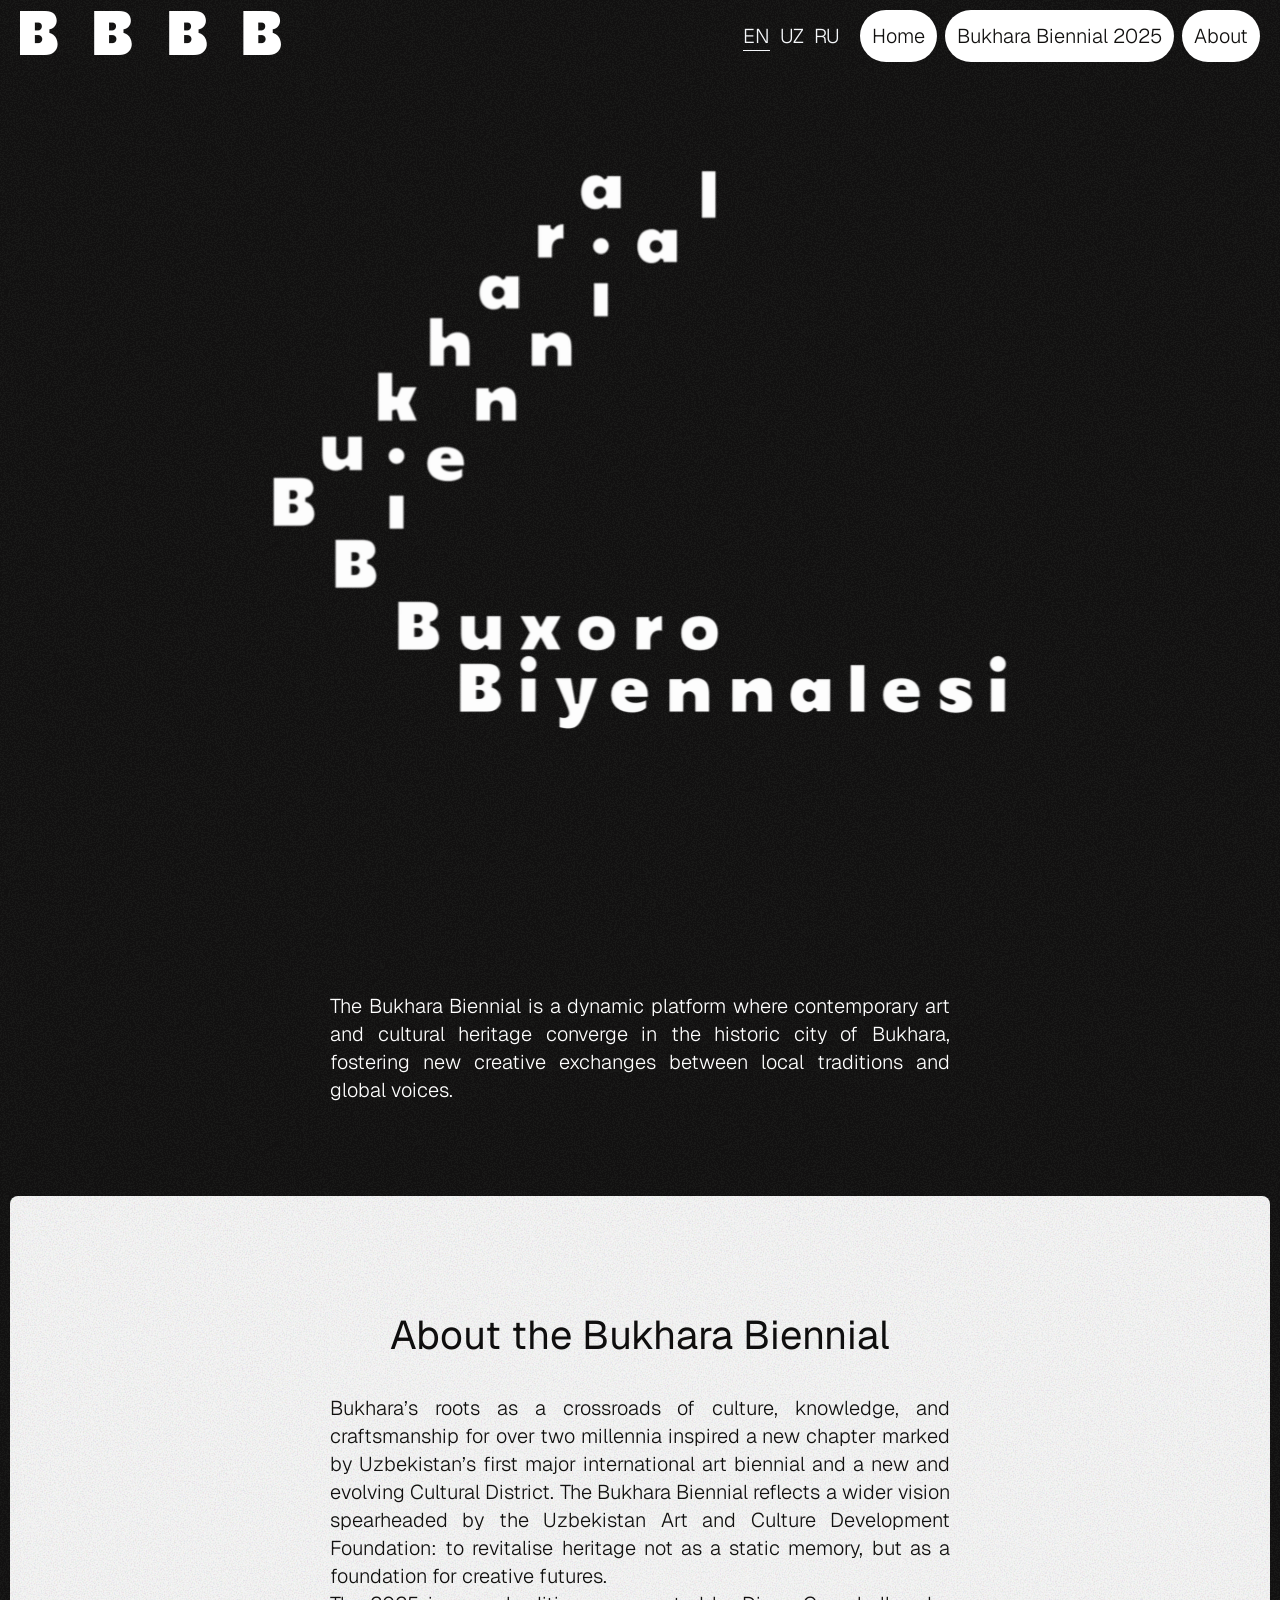
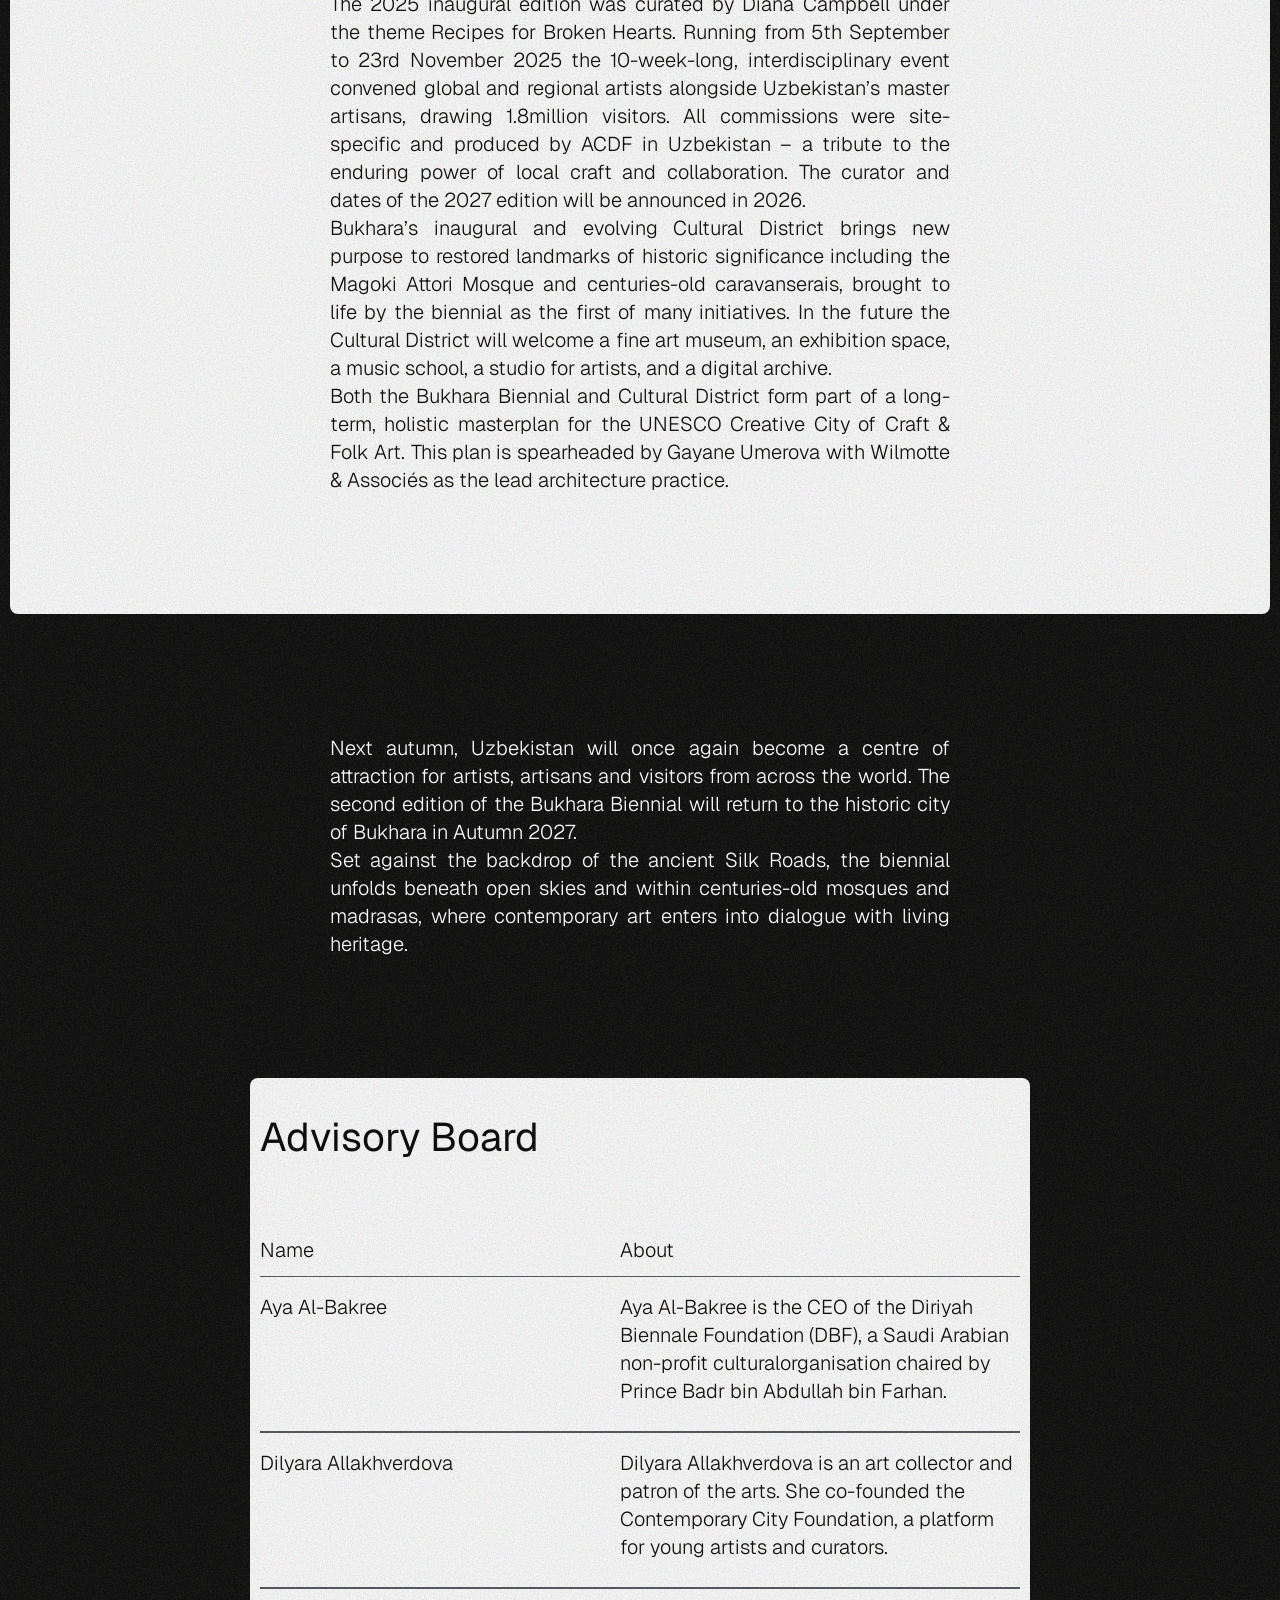
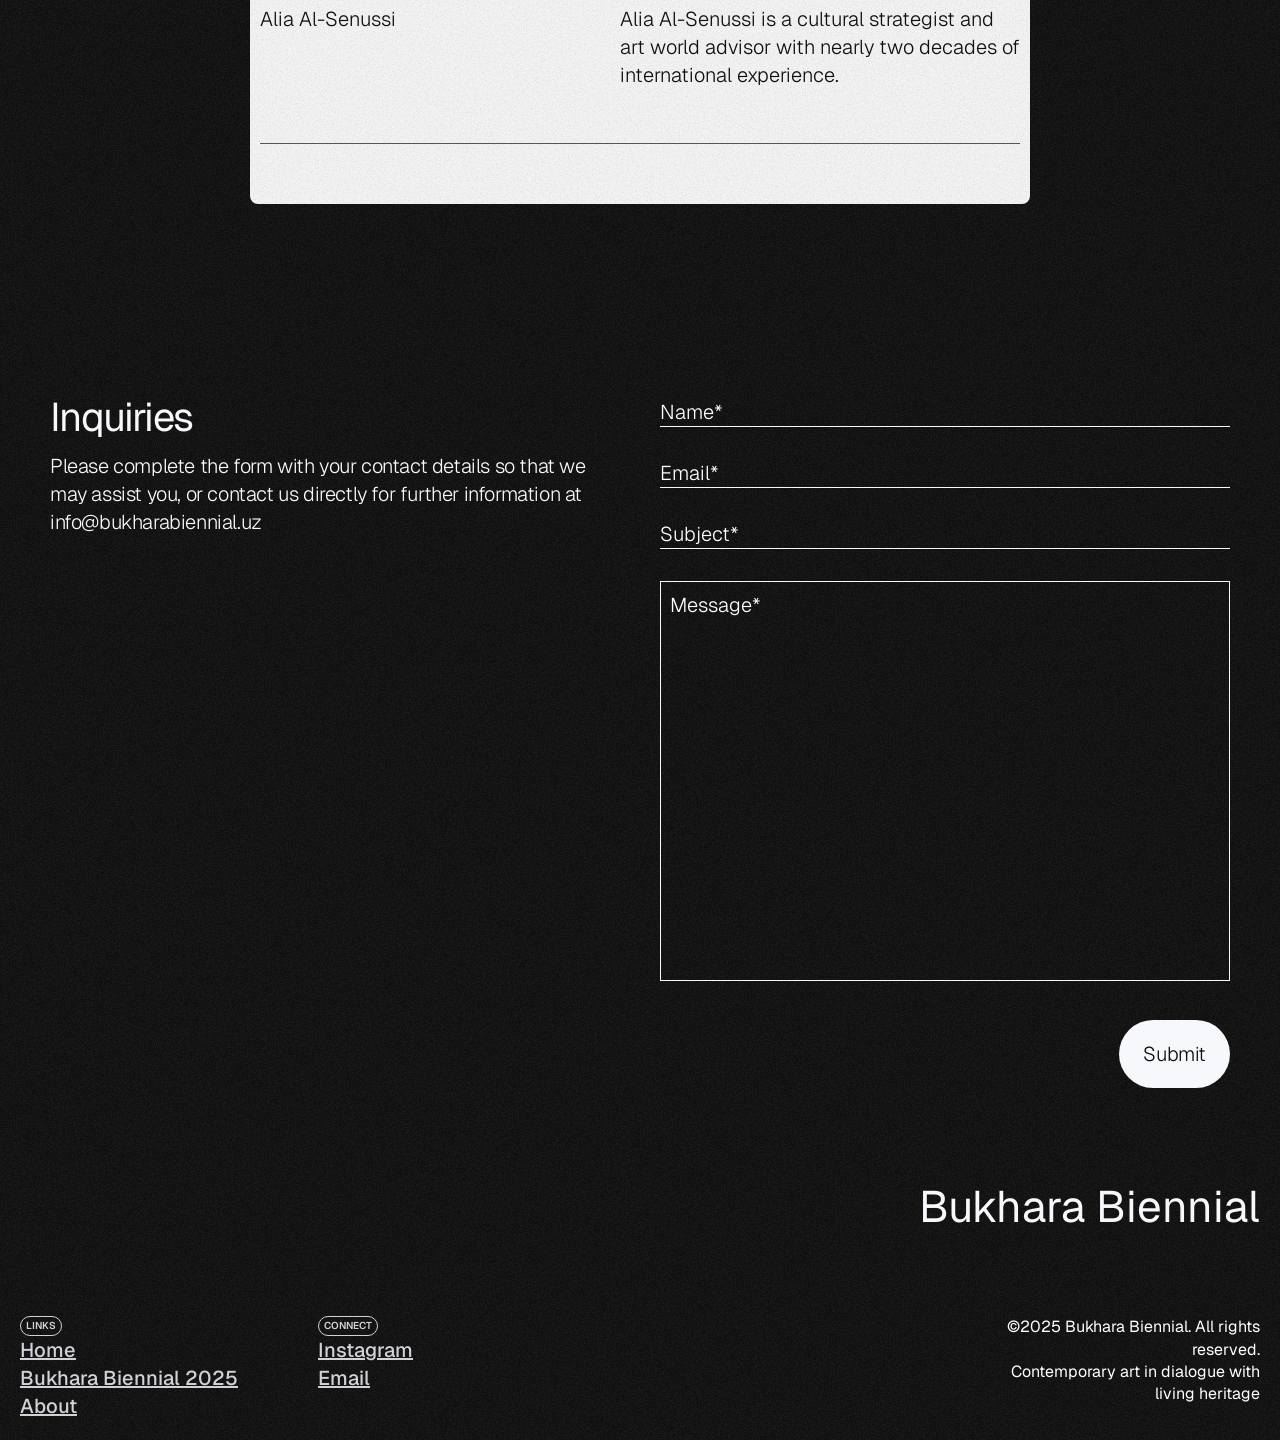
<file: index.html>
<!doctype html>
<html lang="en">
  <head>
    <meta charset="UTF-8" />
    <meta name="viewport" content="width=device-width, initial-scale=1.0" />

    <!-- <link rel="stylesheet" href="./assets/css/fonts.css" />
    <link rel="stylesheet" href="./assets/css/default.css" />
    <link rel="stylesheet" href="./assets/css/header.css" />
    <link rel="stylesheet" href="./assets/css/footer.css" />-->

    <link rel="stylesheet" href="./assets/css/styles.css" />
    <title>BB2026</title>
  </head>
  <body>
    <header class="d-flex page-load-fade delayed">
      <div class="header__logo">
        <a href="/">
          <img src="./assets/images/logo.png" alt="" />
        </a>
      </div>
      <nav>
        <div class="lang-list not-mobile-lang">
          <a class="active" href="#">EN</a>
          <a href="#">UZ</a>
          <a href="#">RU</a>
        </div>
        <ul class="header__nav d-flex">
          <li>
            <a href="/" class="btn">Home</a>
          </li>
          <li class="desktop-only">
            <a href="bb2026.html" class="btn">Bukhara Biennial 2025</a>
          </li>
          <li class="mobile-only">
            <a href="bb2026.html" class="btn">BB 2025</a>
          </li>
          <li>
            <a href="/about.html" class="btn">About</a>
          </li>
        </ul>
        <div class="lang-list mobile-lang">
          <span>EN</span>
          <a href="#">UZ</a>
          <a href="#">RU</a>
        </div>
      </nav>
    </header>

    <main>
      <section class="hero d-flex page-load-fade">
        <img
          src="./assets/images/hero.png"
          alt="Hero Image"
          class="tablet-mobile"
        />
      </section>

      <section class="intro d-flex scroll-animate">
        <p class="tablet-mobile">
          The Bukhara Biennial is a dynamic platform where contemporary art and
          cultural heritage converge in the historic city of Bukhara, fostering
          new creative exchanges between local traditions and global voices.
        </p>
      </section>

      <section class="about_bb d-flex p-120-64 bg-card scroll-animate">
        <h1>About the Bukhara Biennial</h1>
        <p class="tablet-mobile">
          Bukhara’s roots as a crossroads of culture, knowledge, and
          craftsmanship for over two millennia inspired a new chapter marked by
          Uzbekistan’s first major international art biennial and a new and
          evolving Cultural District. The Bukhara Biennial reflects a wider
          vision spearheaded by the Uzbekistan Art and Culture Development
          Foundation: to revitalise heritage not as a static memory, but as a
          foundation for creative futures.<br />
          The 2025 inaugural edition was curated by Diana Campbell under the
          theme Recipes for Broken Hearts. Running from 5th September to 23rd
          November 2025 the 10-week-long, interdisciplinary event convened
          global and regional artists alongside Uzbekistan’s master artisans,
          drawing 1.8million visitors. All commissions were site-specific and
          produced by ACDF in Uzbekistan – a tribute to the enduring power of
          local craft and collaboration. The curator and dates of the 2027
          edition will be announced in 2026.<br />
          Bukhara’s inaugural and evolving Cultural District brings new purpose
          to restored landmarks of historic significance including the Magoki
          Attori Mosque and centuries-old caravanserais, brought to life by the
          biennial as the first of many initiatives. In the future the Cultural
          District will welcome a fine art museum, an exhibition space, a music
          school, a studio for artists, and a digital archive.<br />
          Both the Bukhara Biennial and Cultural District form part of a
          long-term, holistic masterplan for the UNESCO Creative City of Craft &
          Folk Art. This plan is spearheaded by Gayane Umerova with Wilmotte &
          Associés as the lead architecture practice.
        </p>
      </section>

      <section class="future d-flex p-120-64 scroll-animate">
        <p class="tablet-mobile">
          Next autumn, Uzbekistan will once again become a centre of attraction
          for artists, artisans and visitors from across the world. The second
          edition of the Bukhara Biennial will return to the historic city of
          Bukhara in Autumn 2027.<br />
          Set against the backdrop of the ancient Silk Roads, the biennial
          unfolds beneath open skies and within centuries-old mosques and
          madrasas, where contemporary art enters into dialogue with living
          heritage.
        </p>
      </section>

      <section class="advisory bg-card scroll-animate">
        <h2>Advisory Board</h2>
        <div class="advisory-list">
          <div class="labels">
            <p>Name</p>
            <p>About</p>
          </div>
          <article data-url="about.html">
            <p class="name">Aya Al-Bakree</p>
            <p class="about">
              Aya Al-Bakree is the CEO of the Diriyah Biennale Foundation (DBF),
              a Saudi Arabian non-profit culturalorganisation chaired by Prince
              Badr bin Abdullah bin Farhan.
            </p>
            <div class="article__img">
              <img
                src="./assets/images/Aya-Al-Bakree.png"
                alt="Aya Al-Bakree"
              />
            </div>
          </article>
          <article data-url="about.html">
            <p class="name">Dilyara Allakhverdova</p>
            <p class="about">
              Dilyara Allakhverdova is an art collector and patron of the arts.
              She co-founded the Contemporary City Foundation, a platform for
              young artists and curators.
            </p>
            <div class="article__img">
              <img
                src="./assets/images/Dilyara-Allakhverdova.png"
                alt="Dilyara Allakhverdova"
              />
            </div>
          </article>
          <article data-url="about.html">
            <p class="name">Alia Al-Senussi</p>
            <p class="about">
              Alia Al-Senussi is a cultural strategist and art world advisor
              with nearly two decades of international experience.
            </p>
            <div class="article__img">
              <img
                src="./assets/images/Alia-Al-Senussi.png"
                alt="Alia Al-Senussi"
              />
            </div>
          </article>
        </div>
      </section>

      <section class="advisory-view-all scroll-animate">
        <a class="italic" href="/about.html">View all</a>
      </section>

      <!-- <section class="subscribe scroll-animate">
        <img alt="" src="./assets/images/subscribe.png" class="bg__letter" />

        <div class="content">
          <div>
            <h2 class="italic">Get in touch</h2>
            <p>Questions about the Bukhara Biennial?</p>
          </div>
          <button onclick="goTo('#')" class="btn">Contact us</button>
        </div>
      </section> -->

      <section class="contact-us">

        <div class="contact-content">
          <h2>Inquiries</h2>
          <p>
            Please complete the form with your contact details so that we may assist you, or contact us directly for further information at <a href="mailto:info@bukharabiennial.uz">info@bukharabiennial.uz</a>
          </p>
        </div>
        <div class="contact-form">
          <form action="">
            <p>
              <input placeholder=" " class="form__input" type="text" name="name" id="name">
              <label for="name">Name*</label>
            </p>
            <p>
              <input placeholder=" " class="form__input" type="text" name="email" id="email">
              <label for="email">Email*</label>
            </p>
            <p>
              <input placeholder=" " class="form__input" type="text" name="subject" id="subject">
              <label for="subject">Subject*</label>
            </p>
            <p>
              <textarea placeholder=" " class="form__input" name="message" id="message"></textarea>
              <label for="message">Message*</label>
            </p>
            <p class="btn">
              <button>Submit</button>
            </p>
          </form>
        </div>

      </section>
    </main>

    <footer>
      <div class="footer__logo">
        <h2>Bukhara Biennial</h2>
      </div>
      <div class="footer__content">
        <div class="socials d-flex">
          <div class="links">
            <span class="tag"> Links </span>
            <a href="/">Home</a>
            <a href="/bb2026.html">Bukhara Biennial 2025</a>
            <a href="/about.html">About</a>
          </div>
          <div class="connect">
            <span class="tag"> Connect </span>
            <a href="https://www.instagram.com/bukhara.biennial/" target="_blank">Instagram</a>
            <a href="mailto:info@bukhara.biennial">Email</a>
          </div>
        </div>
        <div class="copywrite">
          <p>©2025 Bukhara Biennial. All rights reserved.</p>
          <p>Contemporary art in dialogue with living heritage</p>
        </div>
      </div>
    </footer>

    <script src="./assets/js/scripts.js"></script>
  </body>
</html>
</file>
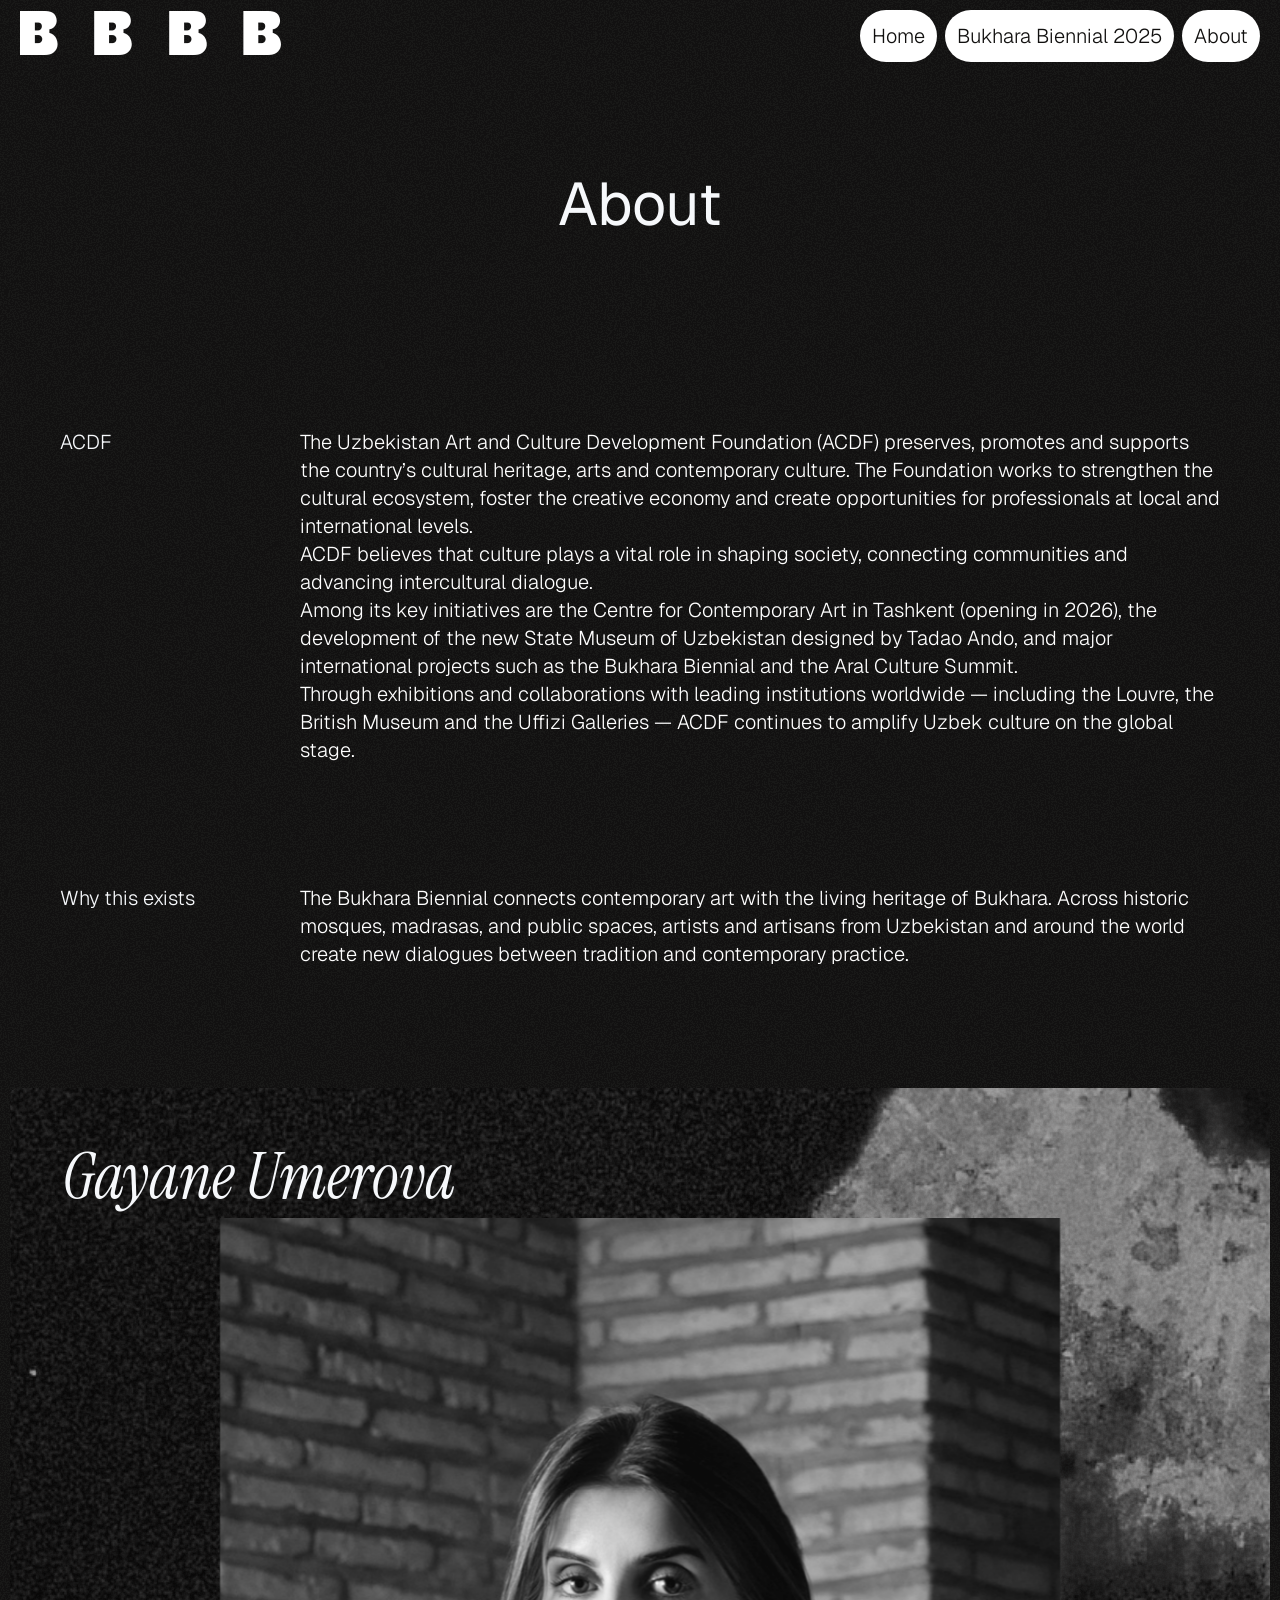
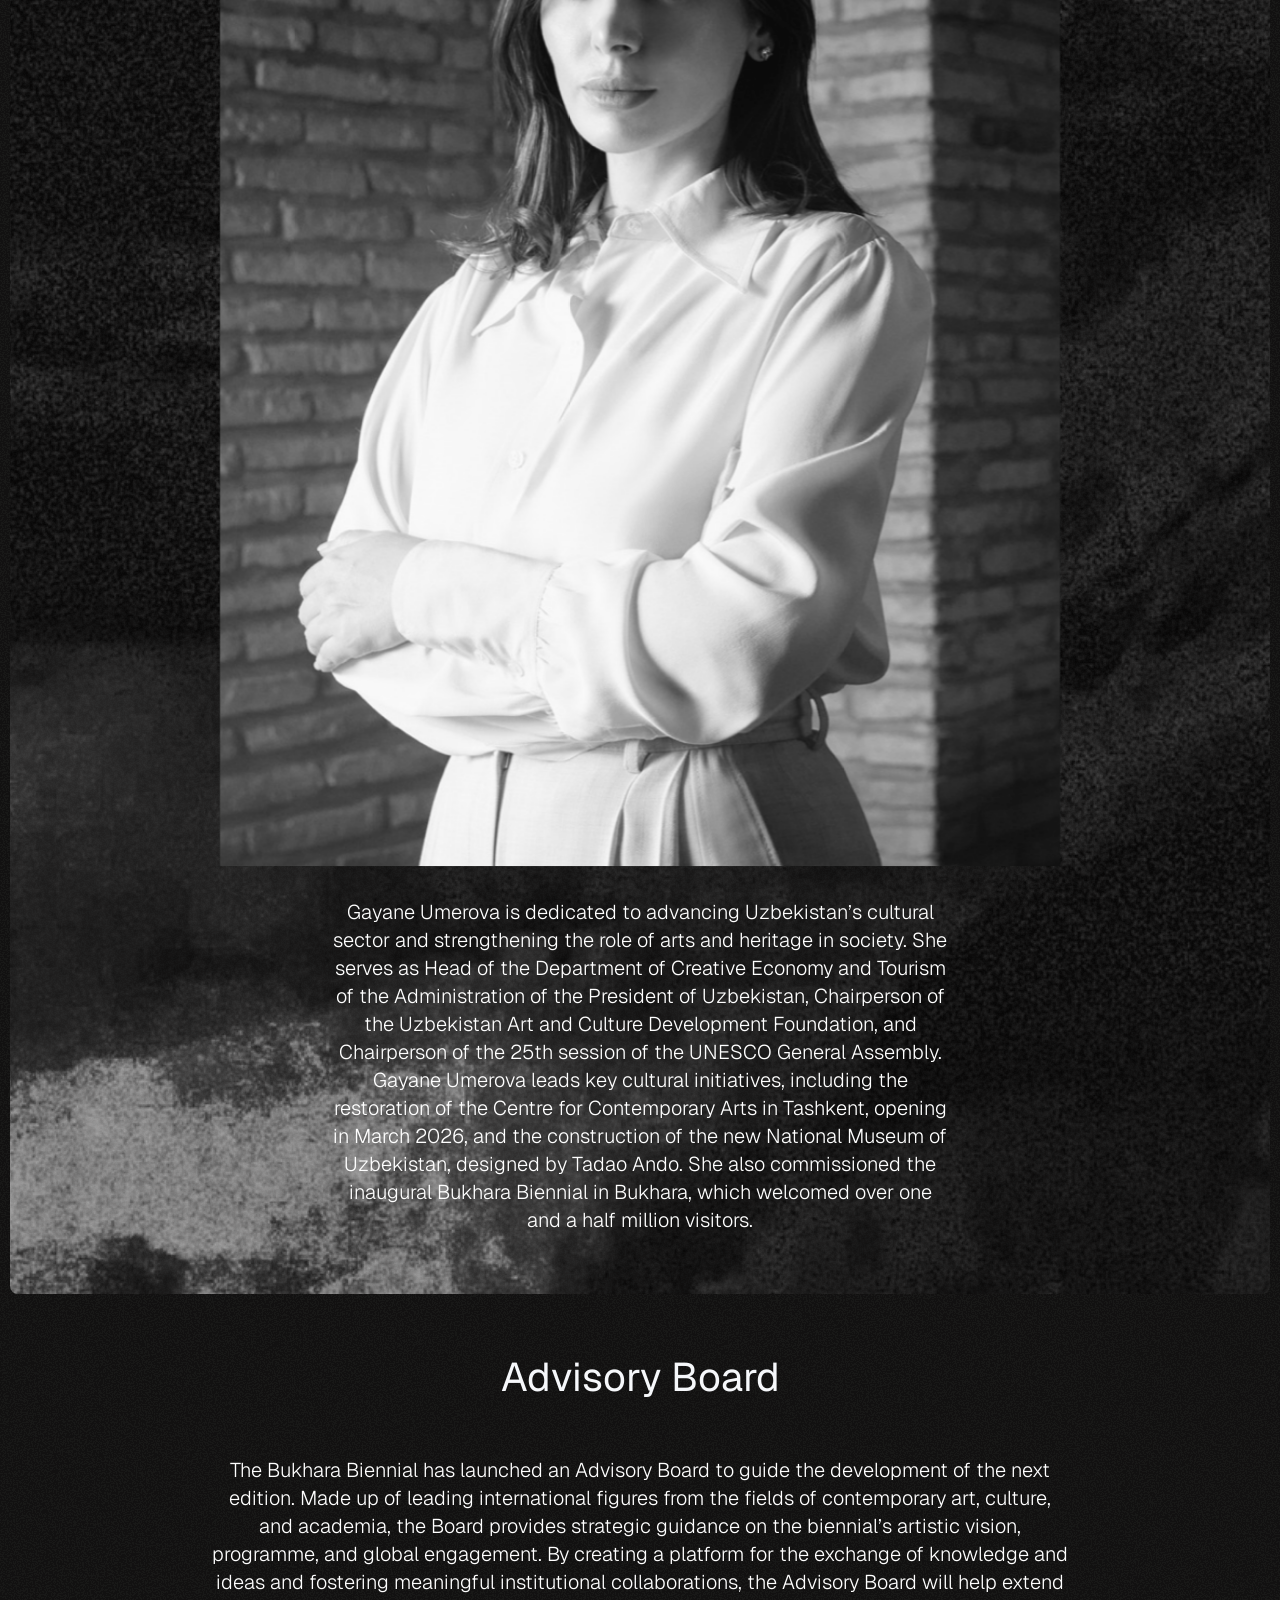
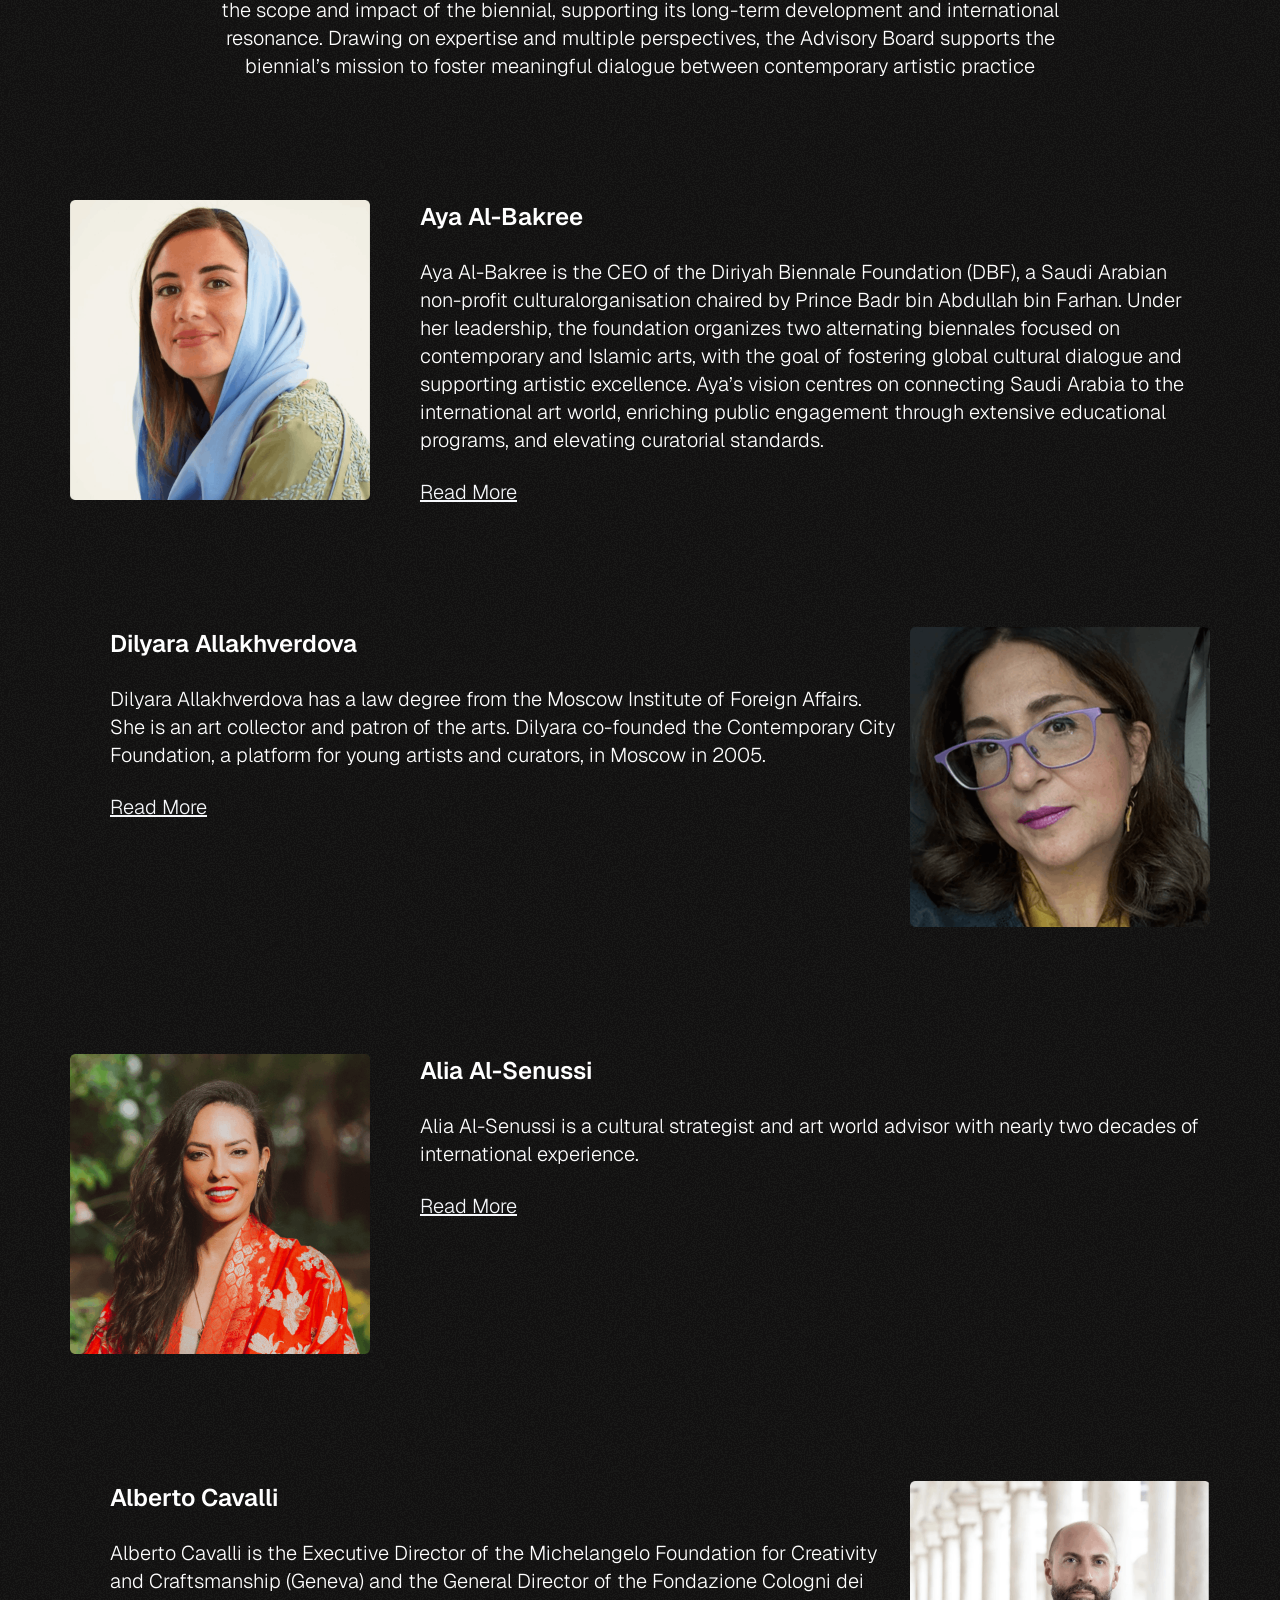
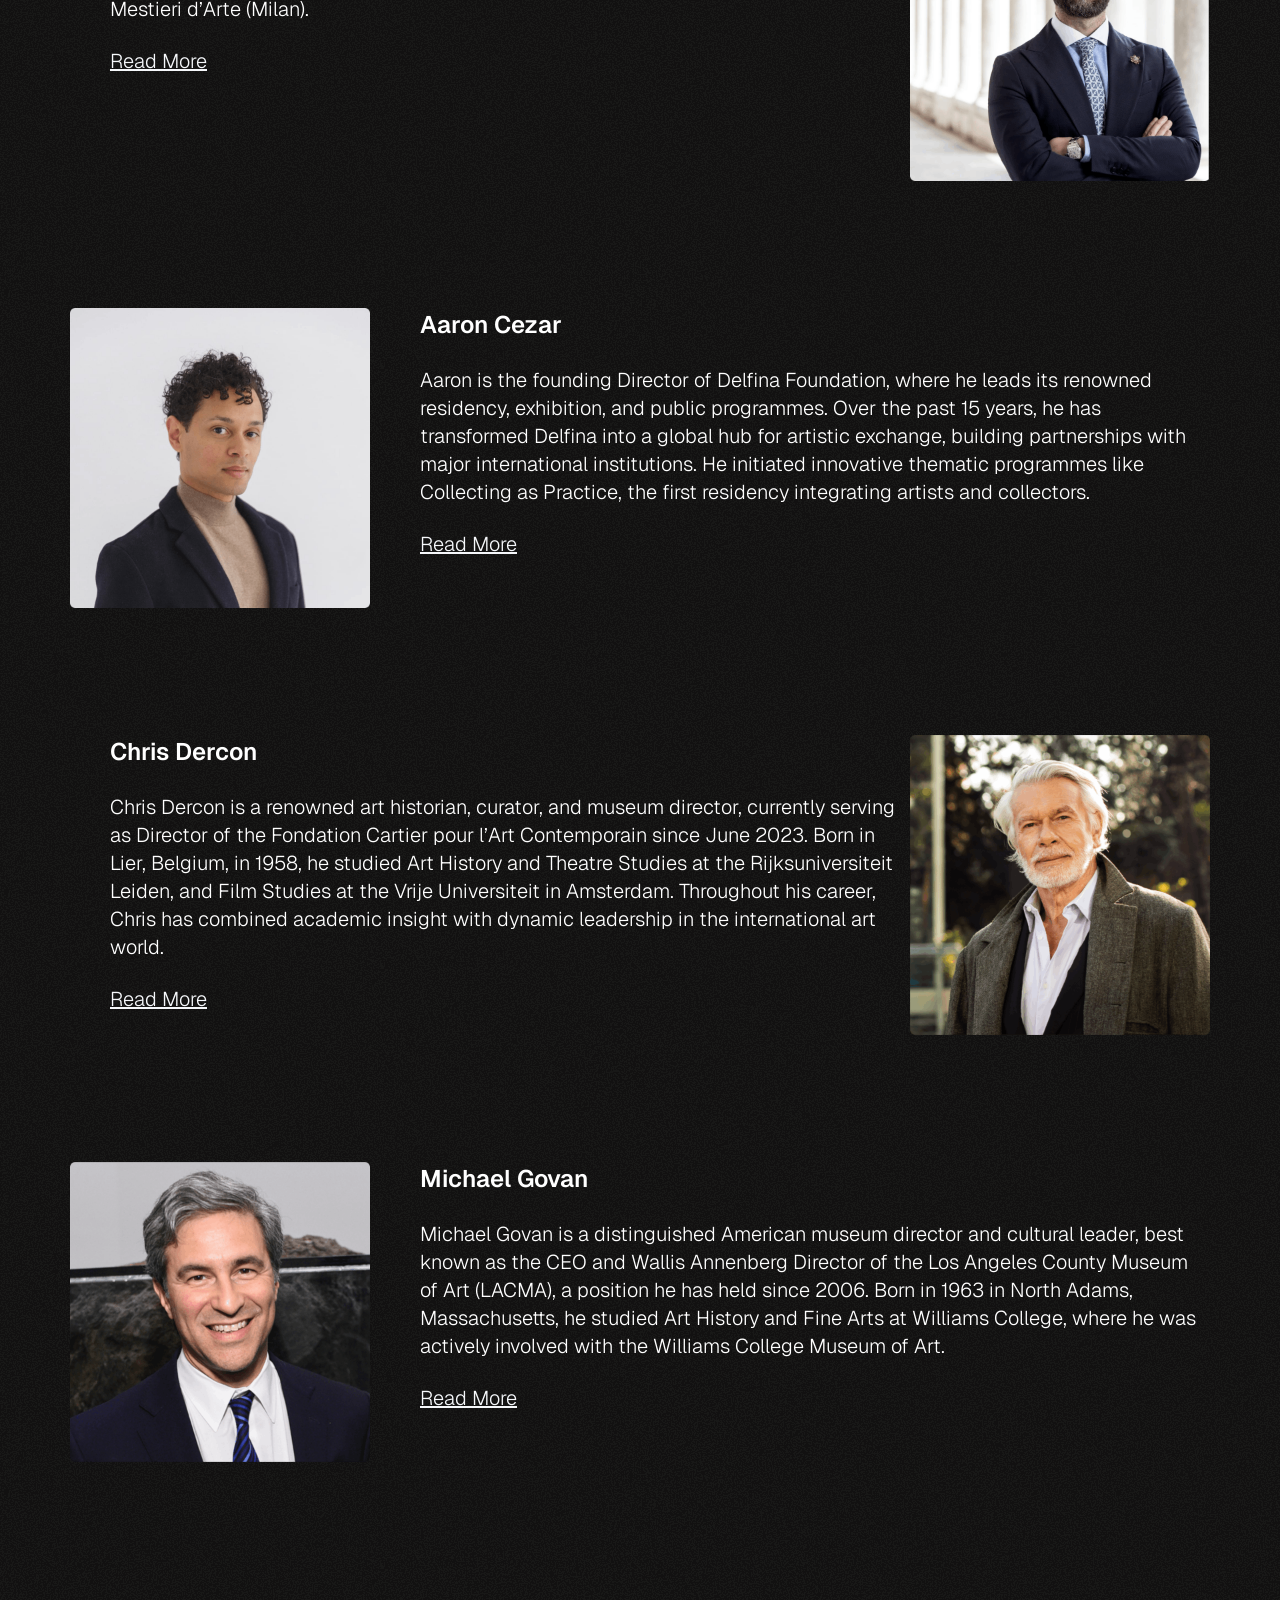
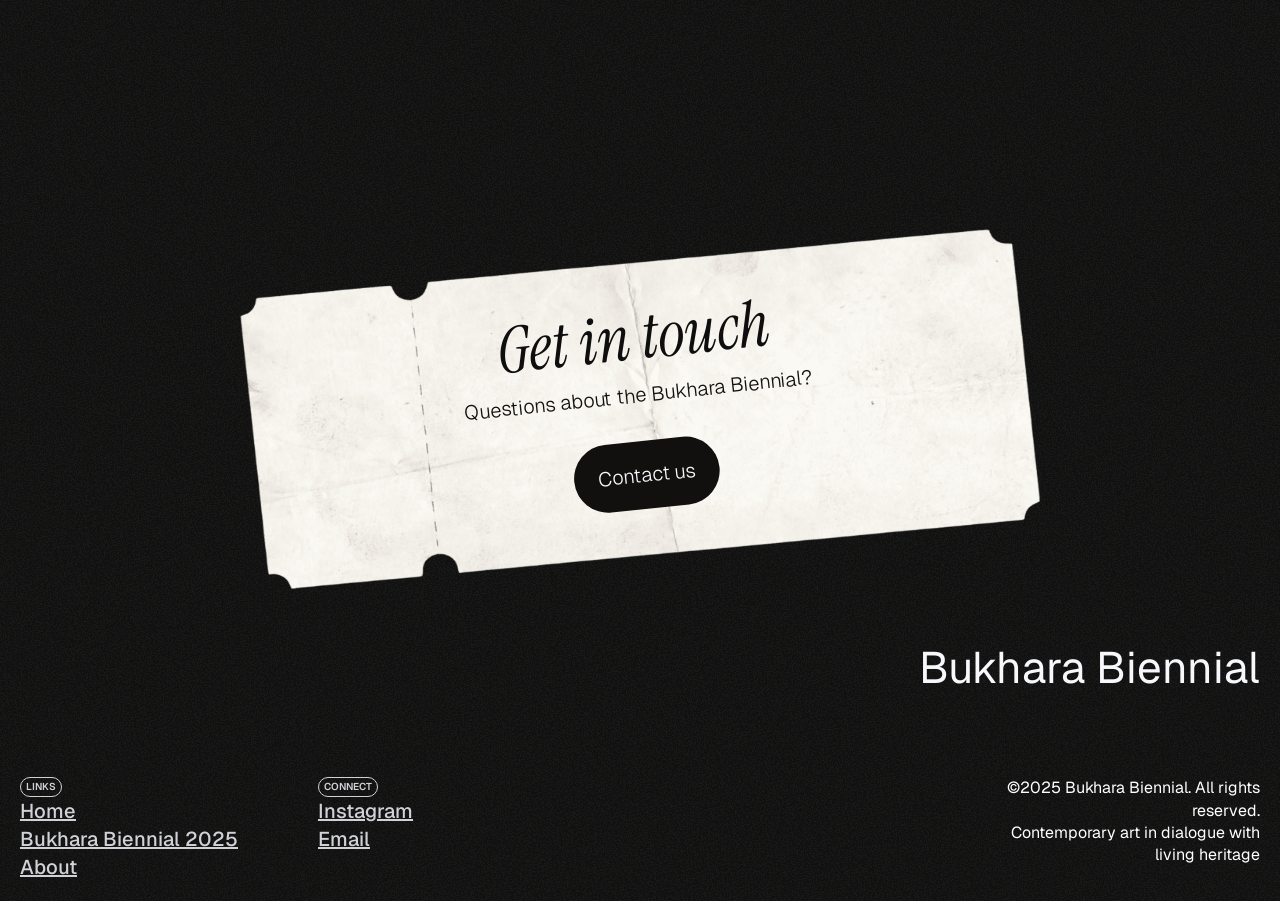
<file: about.html>
<!doctype html>
<html lang="en">
  <head>
    <meta charset="UTF-8" />
    <meta name="viewport" content="width=device-width, initial-scale=1.0" />
    
    <!-- <link rel="stylesheet" href="./assets/css/fonts.css" />
    <link rel="stylesheet" href="./assets/css/default.css" />
    <link rel="stylesheet" href="./assets/css/about.css" />
    <link rel="stylesheet" href="./assets/css/header.css" />
    <link rel="stylesheet" href="./assets/css/footer.css" /> -->

    <link rel="stylesheet" href="./assets/css/styles.css">
    
    <title>BB2026</title>
  </head>
  <body>
    <header class="d-flex page-load-fade delayed">
      <div class="header__logo">
        <a href="/">
          <img src="./assets/images/logo.png" alt="" />
        </a>
      </div>
      <nav>
        <ul class="header__nav d-flex">
          <li>
            <a href="/" class="btn">Home</a>
          </li>
          <li class="desktop-only">
            <a href="/bb2026.html" class="btn">Bukhara Biennial 2025</a>
          </li>
          <li class="mobile-only">
            <a href="/bb2026.html" class="btn">BB 2025</a>
          </li>
          <li>
            <a href="/about.html" class="btn">About</a>
          </li>
        </ul>
      </nav>
    </header>

    <main>
      <div class="container">
        <h1>About</h1>
        <section class="about delayed">
          <div class="about__section">
            <h2>ACDF</h2>
            <p>
              The Uzbekistan Art and Culture Development Foundation (ACDF)
              preserves, promotes and supports the country’s cultural heritage,
              arts and contemporary culture. The Foundation works to strengthen
              the cultural ecosystem, foster the creative economy and create
              opportunities for professionals at local and international levels.
              <br />
              ACDF believes that culture plays a vital role in shaping society,
              connecting communities and advancing intercultural dialogue.
              <br />
              Among its key initiatives are the Centre for Contemporary Art in
              Tashkent (opening in 2026), the development of the new State
              Museum of Uzbekistan designed by Tadao Ando, and major
              international projects such as the Bukhara Biennial and the Aral
              Culture Summit.
              <br />
              Through exhibitions and collaborations with leading institutions
              worldwide — including the Louvre, the British Museum and the
              Uffizi Galleries — ACDF continues to amplify Uzbek culture on the
              global stage.
            </p>
          </div>
          <div class="about__section">
            <h2>Why this exists</h2>
            <p>
              The Bukhara Biennial connects contemporary art with the living
              heritage of Bukhara. Across historic mosques, madrasas, and public
              spaces, artists and artisans from Uzbekistan and around the world
              create new dialogues between tradition and contemporary practice.
            </p>
          </div>
        </section>
      </div>

      <section class="album scroll-animate">
        <div class="album__bg">
          <img
            src="./assets/images/about/album_bg.jpg"
            alt="Album Background"
          />
        </div>
        <div class="album__hero">
          <h2>Gayane Umerova</h2>
          <div class="album__content">
            <div class="hero__img album__img__delayed">
              <img src="./assets/images/about/hero.png" alt="Gayane Umerova" />
            </div>
            <p>
              Gayane Umerova is dedicated to advancing Uzbekistan’s cultural
              sector and strengthening the role of arts and heritage in society.
              She serves as Head of the Department of Creative Economy and
              Tourism of the Administration of the President of Uzbekistan,
              Chairperson of the Uzbekistan Art and Culture Development
              Foundation, and Chairperson of the 25th session of the UNESCO
              General Assembly.
              <br />
              Gayane Umerova leads key cultural initiatives, including the
              restoration of the Centre for Contemporary Arts in Tashkent,
              opening in March 2026, and the construction of the new National
              Museum of Uzbekistan, designed by Tadao Ando. She also
              commissioned the inaugural Bukhara Biennial in Bukhara, which
              welcomed over one and a half million visitors.
            </p>
          </div>
        </div>
      </section>

      <section class="marquee scroll-animate" id="members">
        <h2>Advisory Board</h2>
        <p>
          The Bukhara Biennial has launched an Advisory Board to guide the
          development of the next edition. Made up of leading international
          figures from the fields of contemporary art, culture, and academia,
          the Board provides strategic guidance on the biennial’s artistic
          vision, programme, and global engagement. By creating a platform for
          the exchange of knowledge and ideas and fostering meaningful
          institutional collaborations, the Advisory Board will help extend the
          scope and impact of the biennial, supporting its long-term development
          and international resonance. Drawing on expertise and multiple
          perspectives, the Advisory Board supports the biennial’s mission to
          foster meaningful dialogue between contemporary artistic practice
        </p>
      </section>

      <section class="advisory__board"></section>

      <section class="subscribe scroll-animate">
        <img alt="" src="./assets/images/subscribe.png" class="bg__letter" />

        <div class="content">
          <div>
            <h2 class="italic">Get in touch</h2>
            <p>Questions about the Bukhara Biennial?</p>
          </div>
          <button onclick="goTo('#')" class="btn">Contact us</button>
        </div>
      </section>
    </main>

    <footer>
      <div class="footer__logo">
        <h2>Bukhara Biennial</h2>
      </div>
      <div class="footer__content">
        <div class="socials d-flex">
          <div class="links">
            <span class="tag"> Links </span>
            <a href="/">Home</a>
            <a href="/bb2026.html">Bukhara Biennial 2025</a>
            <a href="/about.html">About</a>
          </div>
          <div class="connect">
            <span class="tag"> Connect </span>
            <a
              href="https://www.instagram.com/bukhara.biennial/"
              target="_blank"
              >Instagram</a
            >
            <a href="#">Email</a>
          </div>
        </div>
        <div class="copywrite">
          <p>©2025 Bukhara Biennial. All rights reserved.</p>
          <p>Contemporary art in dialogue with living heritage</p>
        </div>
      </div>
    </footer>

    <script src="./assets/js/scripts.js"></script>

    <script>
      const advisoryBoardList = [
        {
          name: "Aya Al-Bakree",
          description:
            "Aya Al-Bakree is the CEO of the Diriyah Biennale Foundation (DBF), a Saudi Arabian non-profit culturalorganisation chaired by Prince Badr bin Abdullah bin Farhan. Under her leadership, the foundation organizes two alternating biennales focused on contemporary and Islamic arts, with the goal of fostering global cultural dialogue and supporting artistic excellence. Aya’s vision centres on connecting Saudi Arabia to the international art world, enriching public engagement through extensive educational programs, and elevating curatorial standards.",
          hiden: [
            "A strong advocate for the arts and for transforming public spaces into cultural venues, Aya has led the launch of the foundation’s landmark biennale editions at the JAX District in Diriyah and the historic Hajj Terminal in Jeddah. These events featured a diverse range of local and international artists and attracted hundreds of thousands of visitors. The 2021 contemporary art biennale marked the first of its kind in Saudi Arabia, while the Islamic Arts Biennale in Jeddah was a historic global first, presenting a vast array of both contemporary and ancient works.",
            "Aya holds a degree in Global Communications from the American University of Paris and studied at Parsons. Before joining DBF, she played key roles in promoting artistic exchange at major galleries in France and Saudi Arabia.",
          ],
        },
        {
          name: "Dilyara Allakhverdova",
          description:
            "Dilyara Allakhverdova has a law degree from the Moscow Institute of Foreign Affairs. She is an art collector and patron of the arts. Dilyara co-founded the Contemporary City Foundation, a platform for young artists and curators, in Moscow in 2005.",
          hiden: [
            "Since then, she has served as Board member of the Institute of Contemporary Art (ICA) and co-Chairman of Tate’s Russian and Eastern European Acquisitions Committee in London.",
            "Dilyara was also Chairwoman of Art Night London in 2018. Currently, she is a Board Member of the Institute for Human Activities, a research project led by Dutch artist Renzo Martens. She is also a Council Member of the Georgetown University Art Galleries.",
          ],
        },
        {
          name: "Alia Al-Senussi",
          description:
            "Alia Al-Senussi is a cultural strategist and art world advisor with nearly two decades of international experience.",
          hiden: [
            "An academic and lecturer specialising in the intersection of politics and culture, Alias work focuses on cultural diplomacy and the role of the arts in driving social change. With a background spanning art advisory, patronage, and cultural programming, Alia fosters connections between creative communities through events, collaborations, partnerships, philanthropy, and education.",
            "Drawing on Libyan heritage and longstanding engagement with the Middle East, Alia is committed to amplifying the voices and visibility of Arab artists within the global art ecosystem. Their work bridges networks across the Middle East, the UK, the USA, Europe, and Asia.",
          ],
        },
        {
          name: "Alberto Cavalli",
          description:
            "Alberto Cavalli is the Executive Director of the Michelangelo Foundation for Creativity and Craftsmanship (Geneva) and the General Director of the Fondazione Cologni dei Mestieri d’Arte (Milan).",
          hiden: [
            "He is also a professor at the Milan Politecnico University and at the Creative Academy, where, in addition to teaching, he runs seminars on the artistic crafts.",
            'He is the curator of the event "Homo Faber: Crafting a more human future", organised by the Michelangelo Foundation. Cavalli has been a member of the jury of the Prix Liliane Bettencourt pour l’Intelligence de la main by the Fondation Bettencourt Schueller in France.',
          ],
        },
        {
          name: "Aaron Cezar",
          description:
            "Aaron is the founding Director of Delfina Foundation, where he leads its renowned residency, exhibition, and public programmes. Over the past 15 years, he has transformed Delfina into a global hub for artistic exchange, building partnerships with major international institutions. He initiated innovative thematic programmes like Collecting as Practice, the first residency integrating artists and collectors.",
          hiden: [
            "In addition to his work at Delfina, Aaron has curated exhibitions and performances at institutions including Hayward Gallery Project Space, SongEun Artspace, ArtBo, and Art Dubai. He co-curated performances at the 58th Venice Biennale and frequently moderates panels at major art fairs like Art Basel, Frieze, and Art Brussels. His writing has appeared in The Art Newspaper, Harper’s Bazaar, and ArtAsiaPacific. He also co-edited Politics of Food, a book inspired by a Delfina programme.",
            "Aaron advises institutions such as Asymmetry Art Foundation and Kunsthalle Praha and sits on boards and committees for initiatives like Dhaka Art Summit and Alserkal Avenue. He has served on numerous award juries, including the Turner Prize (2021) and Korea Art Prize (2023). Before Delfina, he held leadership roles at Metal and contributed to cultural initiatives for London 2012, among others.",
          ],
        },
        {
          name: "Chris Dercon",
          description:
            "Chris Dercon is a renowned art historian, curator, and museum director, currently serving as Director of the Fondation Cartier pour l’Art Contemporain since June 2023. Born in Lier, Belgium, in 1958, he studied Art History and Theatre Studies at the Rijksuniversiteit Leiden, and Film Studies at the Vrije Universiteit in Amsterdam. Throughout his career, Chris has combined academic insight with dynamic leadership in the international art world.",
          hiden: [
            "He began his professional journey in 1988 as program director at PS1 in New York. He later directed several major institutions: Witte de With in Rotterdam (1990–1995), Boijmans Van Beuningen Museum (1996–2002), Haus der Kunst in Munich (2003–2011), Tate Modern in London (2011–2016), and the Volksbühne Theater in Berlin (2017–2018). From 2019 to 2023, he chaired the Réunion des Musées Nationaux – Grand Palais in Paris.",
            "Beyond leadership, Chris frequently participates in international art juries and advisory panels. He has served on juries for the Venice Biennale, Documenta, Prix de Rome, Marcel Duchamp Prize, and many others. His deep engagement across museums, performing arts, and contemporary practices has made him a key figure in shaping cultural institutions across Europe, Asia, and beyond.",
          ],
        },
        {
          name: "Michael Govan",
          description:
            "Michael Govan is a distinguished American museum director and cultural leader, best known as the CEO and Wallis Annenberg Director of the Los Angeles County Museum of Art (LACMA), a position he has held since 2006. Born in 1963 in North Adams, Massachusetts, he studied Art History and Fine Arts at Williams College, where he was actively involved with the Williams College Museum of Art.",
          hiden: [
            "Before joining LACMA, Govan served as president and director of the Dia Art Foundation (1994–2006) in New York, where he led the transformation of a Nabisco box factory into the acclaimed Dia:Beacon museum. Earlier in his career, he was deputy director of the Solomon R. Guggenheim Museum in New York, contributing to exhibitions and the Guggenheim’s international programming.",
            "At LACMA, Govan has overseen major acquisitions, expanded the museum’s global profile, and spearheaded an ambitious transformation of the museum’s campus, including commissioning new architectural and public art projects designed to rethink how museums engage with contemporary audiences. <br/> His leadership combines curatorial vision with institutional strategy, making him one of the most influential figures in the international museum world",
          ],
        },
      ];
      const result = [];
      advisoryBoardList.forEach((member, index) => {
        result.push(`
        <article class="scroll-animate" id="${member.name.split(" ").join("-")}">
          <div class="article__img">
            <img
              src="./assets/images/about/team/${member.name.split(" ").join("-")}.png"
              alt="${member.name}"
            />
          </div>
          <div class="article__content">
            <h3>${member.name}</h3>
            <p>
              ${member.description}
            </p>
            <p class="hiden">
                ${member.hiden.join("</p><p class='hiden'>")}
            </p>
            <button class="read__more">Read More</button>
          </div>
        </article>
        `);
      });
      document.querySelector(".advisory__board").innerHTML = result.join("");

      const readMoreButtons = document.querySelectorAll(".read__more");

      readMoreButtons.forEach((button) => {
        button.addEventListener("click", () => {
          const articleContent = button.closest(".article__content");
          const hiddenParagraphs = articleContent.querySelectorAll(".hiden");

          hiddenParagraphs.forEach((paragraph) => {
            paragraph.style.display =
              paragraph.style.display === "block" ? "none" : "block";
            paragraph.style.animation = "fadeIn 0.5s ease-in-out";
          });

          button.textContent =
            button.textContent === "Read More" ? "Hide" : "Read More";
        });
      });
    </script>
  </body>
</html>
</file>
<file: assets/css/fonts.css>
/* FONTS */

/* GEIST - Вариативный шрифт */
@font-face {
    font-family: 'Geist';
    src: url('../fonts/Geist/Geist-VariableFont_wght.ttf') format('truetype'),
         url('../fonts/Geist/Geist-VariableFont_wght.woff') format('woff');
    /* Указываем диапазон весов, которые поддерживает вариативный шрифт */
    font-weight: 100 900; 
    font-style: normal;
    font-display: swap;
}

/* INSTRUMENT SERIF - Обычный */
@font-face {
    font-family: 'Instrument Serif';
    src: url('../fonts/Instrument_Serif/InstrumentSerif-Regular.ttf') format('truetype');
    font-weight: 400; /* Стандартный вес */
    font-style: normal;
    font-display: swap;
}

/* INSTRUMENT SERIF - Курсив */
@font-face {
    font-family: 'Instrument Serif';
    src: url('../fonts/Instrument_Serif/InstrumentSerif-Italic.ttf') format('truetype');
    font-weight: 400;
    font-style: italic; /* Теперь браузер поймет, когда включать этот файл */
    font-display: swap;
}
</file>
<file: assets/css/default.css>
* {
  box-sizing: border-box;
  padding: 0;
  margin: 0;
  font-family: "Geist";
  font-style: Light;
  font-size: 20px;
  font-weight: 300;
  line-height: 140%;
  scroll-behavior: smooth;
}

:root {
  --carousel-gap: calc(37.412px + 75px);
  --main-dark: RGB(17, 16, 15);
  --secondary-text: rgb(246, 248, 251);
  --transition: 0.2s;
  --responsive-h1-font-size: 80px;
  --responsive-font-size: 80px;
  --responsive-p-font-size: 20px;
  --border-radius: 8px;
  --title-padding: 180px 0px 80px 0px;
}

@keyframes fadeInUp {
  from {
    opacity: 0;
    transform: translateY(30px);
  }
  to {
    opacity: 1;
    transform: translateY(0);
  }
}

@keyframes fadeIn {
  from {
    opacity: 0;
  }
  to {
    opacity: 1;
  }
}

.scroll-animate {
  opacity: 0;
  transform: translateY(30px);
}

.scroll-animate.animated {
  animation: fadeInUp 0.8s ease-out forwards;
}

.fade-animate {
  opacity: 0;
}

.fade-animate.animated {
  animation: fadeIn 0.6s ease-out forwards;
}

.page-load-fade {
  animation: fadeIn 1.5s ease-in-out forwards;
}

.delayed {
  animation: fadeIn 1s ease-in-out forwards;
  animation-delay: 1s;
  opacity: 0;
}
.album__img__delayed {
  animation: fadeInUp 1s ease-in-out forwards;
  animation-delay: 1s;
  opacity: 0;
}

/* Скрыть полосу прокрутки */
html {
  scrollbar-width: none; /* Для Firefox */
  -ms-overflow-style: none; /* Для Internet Explorer и Edge */
}
html::-webkit-scrollbar {
  display: none; /* Для Chrome, Safari и Opera */
}

.bg-card {
  border-radius: 8px;
  background-size:
    1280px 600px,
    auto;
  background-position: left top;
  background-image:
    image-set(
      url(../images/card_bg_small.png) 1x,
      url(../images/card_bg_large.png) 2x
    ),
    none;
  background-color: rgb(245, 245, 245);

  color: var(--main-dark);
}

h1,
h2 {
  color: rgba(15, 14, 14, 1);
  font-size: 40px;
  font-weight: 400;
  line-height: 95%;
  letter-spacing: -4%;
}
a {
  text-decoration: none;
}
li {
  list-style: none;
}
.d-flex {
  display: flex;
}
.mobile-only {
  display: none;
}
.italic {
  font-family: "Instrument Serif";
  font-style: Italic;
  font-size: 80px;
  font-weight: 400;
  line-height: 90%;
  letter-spacing: -2%;
}
.p-120-64 {
  padding: 120px 0;
}
p {
  font-size: var(--responsive-p-font-size);
}
.btn {
  letter-spacing: -2%;
  border-radius: 999px;
  color: var(--main-dark);
  transition: var(--transition);
  cursor: pointer;
}
/* p
{
    font-size: 20px;
    font-weight: 300;
    line-height: 140%;
} */
section {
  align-items: center;
  justify-content: center;
}

body {
  color: white;
  font-family: "Geist", sans-serif;
  background-size:
    1280px 600px,
    auto;
  background-position: left top;
  background-image:
    image-set(url(../images/bg_small.png) 1x, url(../images/bg_large.png) 2x),
    none;
  background-color: rgb(15, 14, 14);
}

main {
  width: 100%;
  padding: 0 10px;
}

.container {
  max-width: 1280px;
  margin: auto;
  width: 100%;
}

.subscribe {
  position: relative;
  width: 100%;
  display: flex;
  flex-direction: column;
  justify-content: flex-end;
  align-items: center;
  padding: 80px 40px 80px 40px;
  overflow: hidden;
}
.subscribe .bg__img {
  position: absolute;
  display: flex;
  align-items: center;
  justify-content: center;
  bottom: 0;
  left: 0;
  max-width: 1920px;
  width: 100%;
  height: 100%;
  z-index: -1;
}
.subscribe .bg__img img {
  width: 100%;
  height: 100%;
  object-fit: cover;
}
.subscribe .bg__letter {
  max-width: 1024px;
  min-width: 800px;
  width: 100%;
  margin: auto;
  z-index: -1;
  position: absolute;
  top: 50%;
  left: 50%;
  transform: translate(-50%, -50%);
}

.subscribe .content {
  width: 100%;
  min-height: 520.45px;
  display: flex;
  flex-direction: column;
  justify-content: center;
  align-items: center;
  text-align: center;
  transform-origin: center;
  transform: rotate(-6deg);
  gap: 32px;
}
.subscribe .content p {
  margin-top: 15px;
  color: var(--main-dark);
}
.subscribe .content button.btn {
  height: 68px;
  padding: 0px 24px 0px 24px;
  border: none;
  outline: none;
  color: rgba(246, 248, 251, 1);
  background-color: var(--main-dark);
}





.contact-us
{
  display: flex;
  padding: 80px 40px;
  align-items: flex-start;
  justify-content: center;
  gap: 40px;
}
.contact-us .contact-content,
.contact-us .contact-form
{
  max-width: 580px;
  min-width: 340px;
  width: calc((100% - 40px) / 2);
}
.contact-us .contact-content
{
  display: flex;
  flex-direction: column;
  gap: 16px;
}
.contact-us .contact-content h2
{
  color: #F6F8FB;

  font-size: 40px;
  font-style: normal;
  font-weight: 400;
  line-height: 95%;
  letter-spacing: -1.6px;
}
.contact-us .contact-content p,
.contact-us .contact-content a
{
  color: #F6F8FB;

  font-size: 20px;
  font-style: normal;
  font-weight: 300;
  line-height: 140%;
  letter-spacing: -0.4px;
}


.contact-us .contact-form form
{
  display: flex;
  flex-direction: column;
  gap: 32px;
}
.contact-us .contact-form p
{
  position: relative;
}
.contact-us .contact-form p label
{
  left: 0;
  position: absolute;
  font-size: 20px;
  top: 0;
  z-index: -1;
  transition: .3s;
}
.contact-us .contact-form p input,
.contact-us .contact-form p textarea
{
  width: 100%;
  font-size: 20px;
  background-color: transparent;
  border: none;
  outline: none;
  border-bottom: 1px solid #F6F8FB;
  color: #fff;
}
.contact-us .contact-form p textarea
{
  min-height: 400px;
  max-height: 500px;
  padding: 10px;
  border: 1px solid #F6F8FB;
  resize: none;
}
textarea::-webkit-scrollbar {
  width: 3px;
}

textarea::-webkit-scrollbar-track {
  background: transparent;
}

textarea::-webkit-scrollbar-thumb {
  background: #F6F8FB;
}
.contact-us .contact-form p textarea ~ label
{
  top: 10px;
  left: 10px;
}
.contact-us .contact-form p .form__input:focus ~ label,
.contact-us .contact-form p .form__input:not(:placeholder-shown).form__input:not(:focus) ~ label
{
  top: -20px;
  left: 0;
  font-size: 12px;
  color: var(--secondary-text);
}
.contact-us .contact-form .btn
{
  display: flex;
  justify-content: flex-end
}
.contact-us .contact-form button
{
  display: flex;
  width: max-content;
  height: 68px;
  padding: 0 24px;
  justify-content: center;
  align-items: center;
  border-radius: 999px;
  background-color: var(--secondary-text);
  border: none;
  outline: none;

  color: #0F0E0E;
  font-family: "Geist";
  font-size: 20px;
  font-style: normal;
  font-weight: 300;
  line-height: 140%; /* 28px */
  letter-spacing: -0.4px;
  cursor: pointer;
  transition: .3s;
}
.contact-us .contact-form button:hover {
  background: var(--main-dark);
  color: #fff;
}





@media (max-width: 1280px) {
  :root {
    --responsive-font-size: 64px;
    --responsive-h1-font-size: 60px;
  }

  .desktop {
    display: none;
  }
  .tablet {
    display: none;
  }
  .mobile {
    display: block;
  }
  .subscribe h2 {
    font-size: 64px;
  }
}
@media (max-width: 768px) {
  :root {
    --responsive-font-size: 40px;
    --responsive-h1-font-size: 34px;
    --responsive-p-font-size: 18px;
  }

  .desktop {
    display: none;
  }
  .tablet {
    display: none;
  }
  .mobile {
    display: block;
  }

  .desktop-only {
    display: none;
  }
  .mobile-only {
    display: block;
  }

  .subscribe h2 {
    font-size: 40px;
  }
  .subscribe .bg__letter {
    max-width: none;
    min-width: 0;
    height: 277px;
    width: auto;
  }

  .subscribe .content {
    transform: rotate(0deg);
    gap: 0;
  }
  .subscribe .content button.btn {
    /* Button - small */
    height: 56px;
    padding: 0px 16px 0px 16px;
  }

  
  
  .contact-us
  {
    flex-direction: column;
    align-items: center;
  }
  .contact-us .contact-content, .contact-us .contact-form
  {
    width: 100%;
    min-width: 275px;
  }
}
</file>
<file: assets/css/header.css>
header {
  position: fixed;
  top: 0;
  left: 0;
  width: 100%;
  height: 62px;
  gap: 8px;
  justify-content: space-between;
  align-items: center;
  padding: 10px 20px 0;
  z-index: 999;
}

header nav
{
  display: flex;
  gap: 8px;
}
header nav .lang-list
{
  display: flex;
  padding: 12px;
  gap: 10px;
}
header nav .lang-list.mobile-lang
{
  padding: 0;
  position: absolute;
  right: 0;
  top: 0;
  max-height: 40px;
  overflow: hidden;
  flex-direction: column;
  transition: .5s;
  cursor: pointer;
  background-color: var(--main-dark);
}
header nav .lang-list.mobile-lang a,
header nav .lang-list.mobile-lang span
{
  padding: 6px 8px;

}
header nav .lang-list.mobile-lang a:hover
{
  background: rgb(34 33 32);
}
header nav .lang-list.mobile-lang.active
{
  max-height: 1000px;
}

header nav .lang-list.mobile-lang
{
  display: none;
}
header nav .lang-list a
{
  color: #F6F8FB;
  letter-spacing: -0.4px;
}
header nav .lang-list a.active
{
  border-bottom: 1px solid #F6F8FB;
}
header nav .header__nav {
  gap: 8px;
}

header nav .header__nav a {
  display: inline-block;
  padding: 12px;
  font-size: var(--responsive-p-font-size);
  background: #fff;
}
header nav .header__nav a:hover {
  background: var(--main-dark);
  color: #fff;
}
header nav .header__nav a.active {
  background: var(--main-dark);
  color: #fff;
}

@media (max-width: 768px) {
  header {
    justify-content: center;
  }
  header nav .header__nav a
  {
    padding: 6px 8px;
    font-size: 14px;
  }
  header .header__logo {
    display: none;
  }

  header nav
  {
    position: relative;
    width: 100%;
    justify-content: flex-start;
  }
  header nav .lang-list.not-mobile-lang
  {
    display: none;
  }
  header nav .lang-list.mobile-lang
  {
    display: flex;
  }
}
</file>
<file: assets/css/footer.css>
footer {
  min-height: 272px;
  display: flex;
  justify-content: space-between;
  gap: 40px;
  padding: 20px;
}
footer h2 {
  color: rgba(246, 248, 251, 1);
  font-size: 44px;
  font-weight: 400;
  line-height: 85%;
  letter-spacing: -2%;
}
footer .footer__logo {
  display: flex;
  align-items: flex-end;
}
footer .footer__content {
  display: flex;
  flex-direction: column;
  justify-content: space-between;
  align-items: flex-end;
  text-align: right;
}

footer .footer__content .socials {
  gap: 80px;
}
footer .footer__content .socials div {
  display: flex;
  flex-direction: column;
  align-items: flex-end;
}

footer .footer__content .tag {
  color: rgba(209, 210, 216, 1);
  font-size: 10px;
  font-weight: 600;
  line-height: 140%;
  letter-spacing: 4%;
  text-transform: uppercase;
  padding: 2px 5px 2px 5px;
  border: 1px solid rgba(209, 210, 216, 1);
  border-radius: 999px;
}
footer .footer__content .socials a {
  color: rgba(209, 210, 216, 1);
  opacity: 1;
  font-size: 20px;
  font-weight: 500;
  line-height: 140%;
  letter-spacing: -2%;
  text-decoration: underline;
  text-align: left;
  transition: var(--transition);
}
footer .footer__content .socials a:hover {
  opacity: 0.25;
}

@media (max-width: 1280px) {
  footer {
    flex-direction: column;
    gap: 80px;
  }
  footer .footer__logo {
    justify-content: flex-end;
  }
  footer .footer__content {
    flex-direction: row;
    align-items: flex-start;
  }
  footer .footer__content .socials div {
    align-items: flex-start;
  }

  footer .copywrite p {
    width: 258px;
    font-size: 16px;
    font-weight: 400;
    line-height: 140%;
    letter-spacing: -2%;
    text-align: right;
  }
}

@media (max-width: 768px) {
  footer {
    align-items: center;
  }
  footer .footer__content {
    flex-direction: column;
    gap: 80px;
  }
  footer .footer__content .socials {
    gap: 40px;
  }
  footer .copywrite p {
    width: 100%;
    text-align: left;
  }
}
</file>
<file: assets/css/styles.css>
@import url(fonts.css);
@import url(default.css);
@import url(header.css);
@import url(footer.css);
@import url(carousel.css);
@import url(about.css);
@import url(article.css);
@import url(bb2026.css);




.hero {
  min-height: 800px;
  height: 100vh;
}
.hero img {
  width: 734.75px;
  object-fit: cover;
}

.tablet-mobile {
  width: 940px;
}

.intro {
  width: 100%;
  height: 296px;
}
.intro p {
  letter-spacing: -2%;
  text-align: justify;
}

.bg-card {
  border-radius: 8px;
  background-size:
    1280px 600px,
    auto;
  background-position: left top;
  background-image:
    image-set(
      url(../images/card_bg_small.png) 1x,
      url(../images/card_bg_large.png) 2x
    ),
    none;
  background-color: rgb(245, 245, 245);

  color: var(--main-dark);
}

.about_bb {
  width: 100%;
  flex-direction: column;
  gap: 40px;
}

.about_bb h1 {
  text-align: center;
}
.about_bb p {
  color: var(--main-dark);
  text-align: justify;
  letter-spacing: -2%;
}

.future p {
  letter-spacing: -2%;
  text-align: justify;
}

.advisory {
  margin: auto;
  width: 100%;
  max-width: 1260px;
  padding: 40px 10px 60px 10px;
  display: flex;
  flex-direction: column;
  align-items: flex-start;
  gap: 60px;
}
.advisory h2 {
  text-align: left;
}
.advisory .advisory-list {
  width: 100%;
}
.advisory-list > * {
  display: flex;
}
.advisory-list .labels {
  margin-bottom: 12px;
  font-weight: 500;
  letter-spacing: -2%;
}
.advisory-list .labels p {
  width: 270px;
  font-style: Medium;
  margin-right: 100px;
}
.advisory-list article {
  min-height: 156.06px;
  display: flex;
  flex-direction: row;
  justify-content: center;
  align-items: flex-start;
  gap: 245px;
  padding: 16px 0px 16px 0px;
  border-bottom: 1px solid var(--Divider, rgba(85, 86, 89, 1));
  border-top: 1px solid var(--Divider, rgba(85, 86, 89, 1));
  cursor: alias;
}

.advisory-list article p.name {
  min-width: 125px;
  letter-spacing: -2%;
}
.advisory-list article p.about {
  min-width: 500px;
  letter-spacing: -2%;
}
.advisory-list article .article__img {
  width: 125px;
  height: 125px;
  flex-shrink: 0;
}
.advisory-list article .article__img img
{
  width: 100%;
}
.advisory-view-all {
  position: relative;
  max-width: 1260px;
  width: 100%;
  margin: 10px auto 0;
  padding: 16px 24px 16px 24px;
  cursor: pointer;
  background-color: rgb(245, 245, 245);
  background-image: url(../images/card_bg_hover.png);
  border-radius: 8px;
}
.advisory-view-all::before {
  content: "";
  position: absolute;
  top: 0;
  left: 0;
  width: 100%;
  height: 100%;
  border-radius: 8px;
  background-size:
    1280px 600px,
    auto;
  background-position: left top;
  background-image:
    image-set(
      url(../images/card_bg_small.png) 1x,
      url(../images/card_bg_large.png) 2x
    ),
    none;
  background-color: rgb(245, 245, 245);
  opacity: 1;
  z-index: 1;
  transition: var(--transition);
}
.advisory-view-all:hover::before {
  opacity: 0;
}
.advisory-view-all a {
  position: relative;
  display: block;
  color: var(--main-dark);
  text-align: center;
  transition: var(--transition);
  z-index: 2;
}
.advisory-view-all:hover a {
  color: #fff;
}

@media (max-width: 1280px) {
  .tablet-mobile {
    width: 620px;
  }
  .intro p {
    letter-spacing: -2%;
    text-align: justify;
  }

  .advisory {
    max-width: 780px;
    gap: 80px;
    padding: 40px 10px 60px 10px;
  }
  .advisory .article__img {
    display: none;
  }
  .advisory .advisory-list .labels p:nth-child(1),
  .advisory .advisory-list article p:nth-child(1) {
    max-width: 360px;
    min-width: 360px;
    margin: 0;
  }
  .advisory .advisory-list .labels p:nth-child(2),
  .advisory .advisory-list article p:nth-child(2) {
    width: stretch;
    min-width: 0;
    margin: 0;
  }
  .advisory .advisory-list article {
    justify-content: flex-start;
    gap: 0;
  }
  .advisory-view-all {
    max-width: 780px;
    width: 100%;
  }
  .advisory-view-all p {
    font-size: 64px;
  }
}

@media (max-width: 768px) {
  .p-120-64 {
    padding: 64px 0;
  }

  .hero img {
    width: 315px;
  }
  .tablet-mobile {
    min-width: 275px;
    width: 100%;
  }

  .intro p {
    letter-spacing: -2%;
  }
  .intro {
    padding: 0px 40px 64px 40px;
  }
  .future,
  .about_bb {
    padding: 64px 40px 64px 40px;
  }
  .about_bb h1 {
    min-width: 275px;
    width: 100%;
    text-align: left;
  }

  .advisory {
    padding: 40px 40px 60px 40px;
  }
  .advisory .article__img {
    display: block;
  }
  .advisory .advisory-list article {
    justify-content: space-between;
    min-height: 82px;
  }
  .advisory-list article .article__img {
    width: 50px;
    height: 50px;
  }
  .advisory p.about,
  .advisory .labels p:nth-child(2) {
    display: none;
  }
  .advisory .advisory-list .labels p:nth-child(1),
  .advisory .advisory-list article p:nth-child(1) {
    max-width: 225px;
    min-width: 0;
  }

  .advisory-view-all p {
    font-size: 40px;
  }
}
</file>
<file: assets/css/about.css>
.container
{
    padding: 0 10px;
}
.container h1
{
    text-align: center;
    padding: 180px 0 80px 0;
    color: rgba(246, 248, 251, 1);
    font-size: var(--responsive-h1-font-size);
    font-weight: 400;
    line-height: 80%;
    letter-spacing: -2%;
}

section.about
{
    padding: 60px 0
}
.about__section
{
    display: flex;
    gap: 40px;
    padding: 60px 40px;
}
.about__section h2
{
    width: 200px;
    flex-shrink: 0;
    color:  rgba(246, 248, 251, 1);
    font-size: 20px;
    font-weight: 300;
    line-height: 140%;
    letter-spacing: -2%;
}
.about__section p
{
    max-width: 940px;

    font-weight: 300;
    line-height: 140%;
    letter-spacing: -2%;
}

.album
{
    position: relative;
}
.album__bg
{
    position: absolute;
    top: 0;
    left: 0;
    width: 100%;
    height: 100%;
    z-index: -1;
    border-radius: 8px;
    overflow: hidden;
}
.album__bg img
{
    object-fit: cover;
    mix-blend-mode: screen;
    opacity: 0.6;
    max-width: none;
    width: 100%;
    height: 100%;
}
.album h2
{
    position: absolute;
    max-width: 1000px;
    /* width: 800px; */
    left: 52px;
    top: 60px;
    color: rgba(246, 248, 251, 1);

    font-family: "Instrument Serif";
    font-style: Italic;
    font-size: var(--responsive-font-size);
    font-weight: 400;
    line-height: 90%;
    letter-spacing: -2%;
    text-align: left;
}
.album .album__content
{
    padding: 150px 10px 60px;
    display: flex;
    flex-direction: column;
    align-items: center;
    gap: 32px;
}
.album .album__content p
{
    width: 640px;
    letter-spacing: -2%;
    text-align: center;
}
.album .hero__img
{
    padding: 0 200px;
    width: 100%;
    display: flex;
    justify-content: center;
}
.album .hero__img img
{
    width: 100%;
    max-width: 1000px;
}



.marquee
{
    display: flex;
    flex-direction: column;
    align-items: center;
}
.marquee h2
{
    padding: 64px 10px 0px 10px;
    color: rgba(246, 248, 251, 1);
    font-size: 40px;
    font-weight: 400;
    line-height: 95%;
    letter-spacing: -4%;
    text-align: center;
}
.marquee p
{
    max-width: 940px;
    width: 100%;
    padding: 60px 40px 120px 40px;
    letter-spacing: -2%;
    text-align: center;
}



.advisory__board article
{
    display: flex;
    flex-direction: row;
    justify-content: center;
    align-items: flex-start;
    gap: 10px;
    padding: 0px 60px 120px 60px;
}
.advisory__board article:nth-child(even)
{
    flex-direction: row-reverse;
}
.advisory__board article .hiden
{
    display: none;
}
.advisory__board article.open .hiden
{
    display: block;
}

.advisory__board .article__img
{
    display: block;
    width: 450px;
    /* height: 450px; */
    border-radius: 8px;
    flex-shrink: 0;
}
.advisory__board .article__img img
{
    width: 100%;
    /* height: 100%; */
    object-fit: cover;
}
.advisory__board article .article__content
{
    display: flex;
    flex-direction: column;
    gap: 24px;
}
.advisory__board article .article__content h3
{
    font-size: 24px;
    font-weight: 600;
    line-height: 140%;
    letter-spacing: -2%;
}
.advisory__board article .article__content p
{
    letter-spacing: -2%;
}
.advisory__board article .article__content button
{
    width: fit-content;
    background-color: transparent;
    border: none;
    outline: none;
    color: rgba(246, 248, 251, 1);
    letter-spacing: -2%;
    text-decoration-line: underline;
    cursor: pointer;
}
.advisory__board article:not(.reverse) .article__content
{
    padding: 0px 0px 0px 40px;
}
.advisory__board article.reverse .article__content
{
    padding: 0px 40px 0px 0px;
}







@media (max-width: 1280px) {
    .album .album__content
    {
        padding: 130px 10px 60px 10px;
    }
    .album .album__content p
    {
        width: 620px;
    }
    
    .advisory__board .article__img
    {
        width: 300px;
        /* height: 300px; */
    }
}


@media (max-width: 768px) {
    .container
    {
        padding: 0;
    }
    .container h1
    {
        padding: 140px 0px 64px 0px;
    }
    section.about
    {
        padding: 4px 0 0;
    }
    .album .album__content
    {
        padding: 110px 10px 60px 10px;
    }
    .about__section
    {
        flex-direction: column;
    }
    .album .hero__img
    {
        padding: 0 40px;
    }
    .album .album__content p
    {
        padding: 0 40px;
        width: 100%;
    }
    


    .advisory__board article,
    .advisory__board article:nth-child(even)
    {
        flex-direction: column;
        align-items: center;
        gap: 64px;
        padding: 0px 40px 80px 40px;
    }
    .advisory__board .article__img {
        width: 100%;
        /* height: auto; */
        aspect-ratio: 1 / 1;
        margin: 0 40px;
        border-radius: 8px;
        overflow: hidden;
    }
    .advisory__board article .article__content
    {
        padding: 0 !important;
    }
}
</file>
